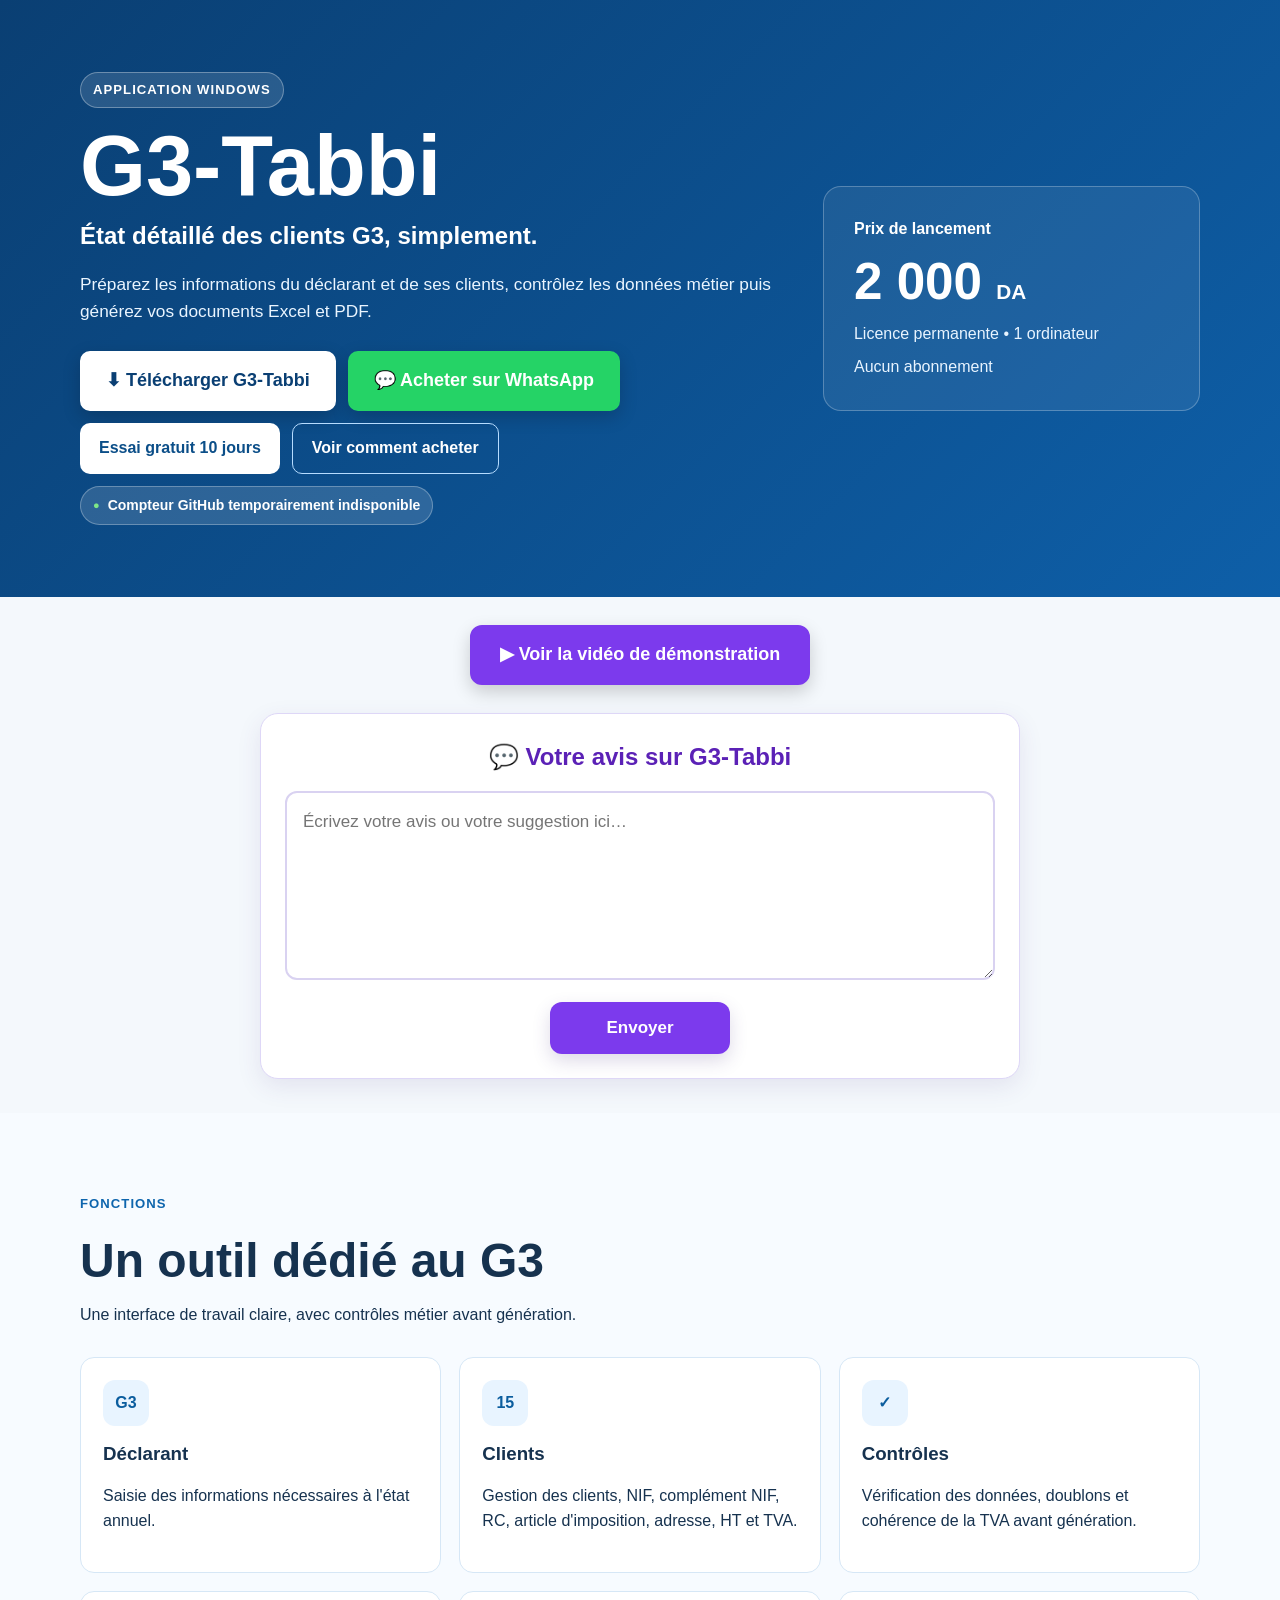
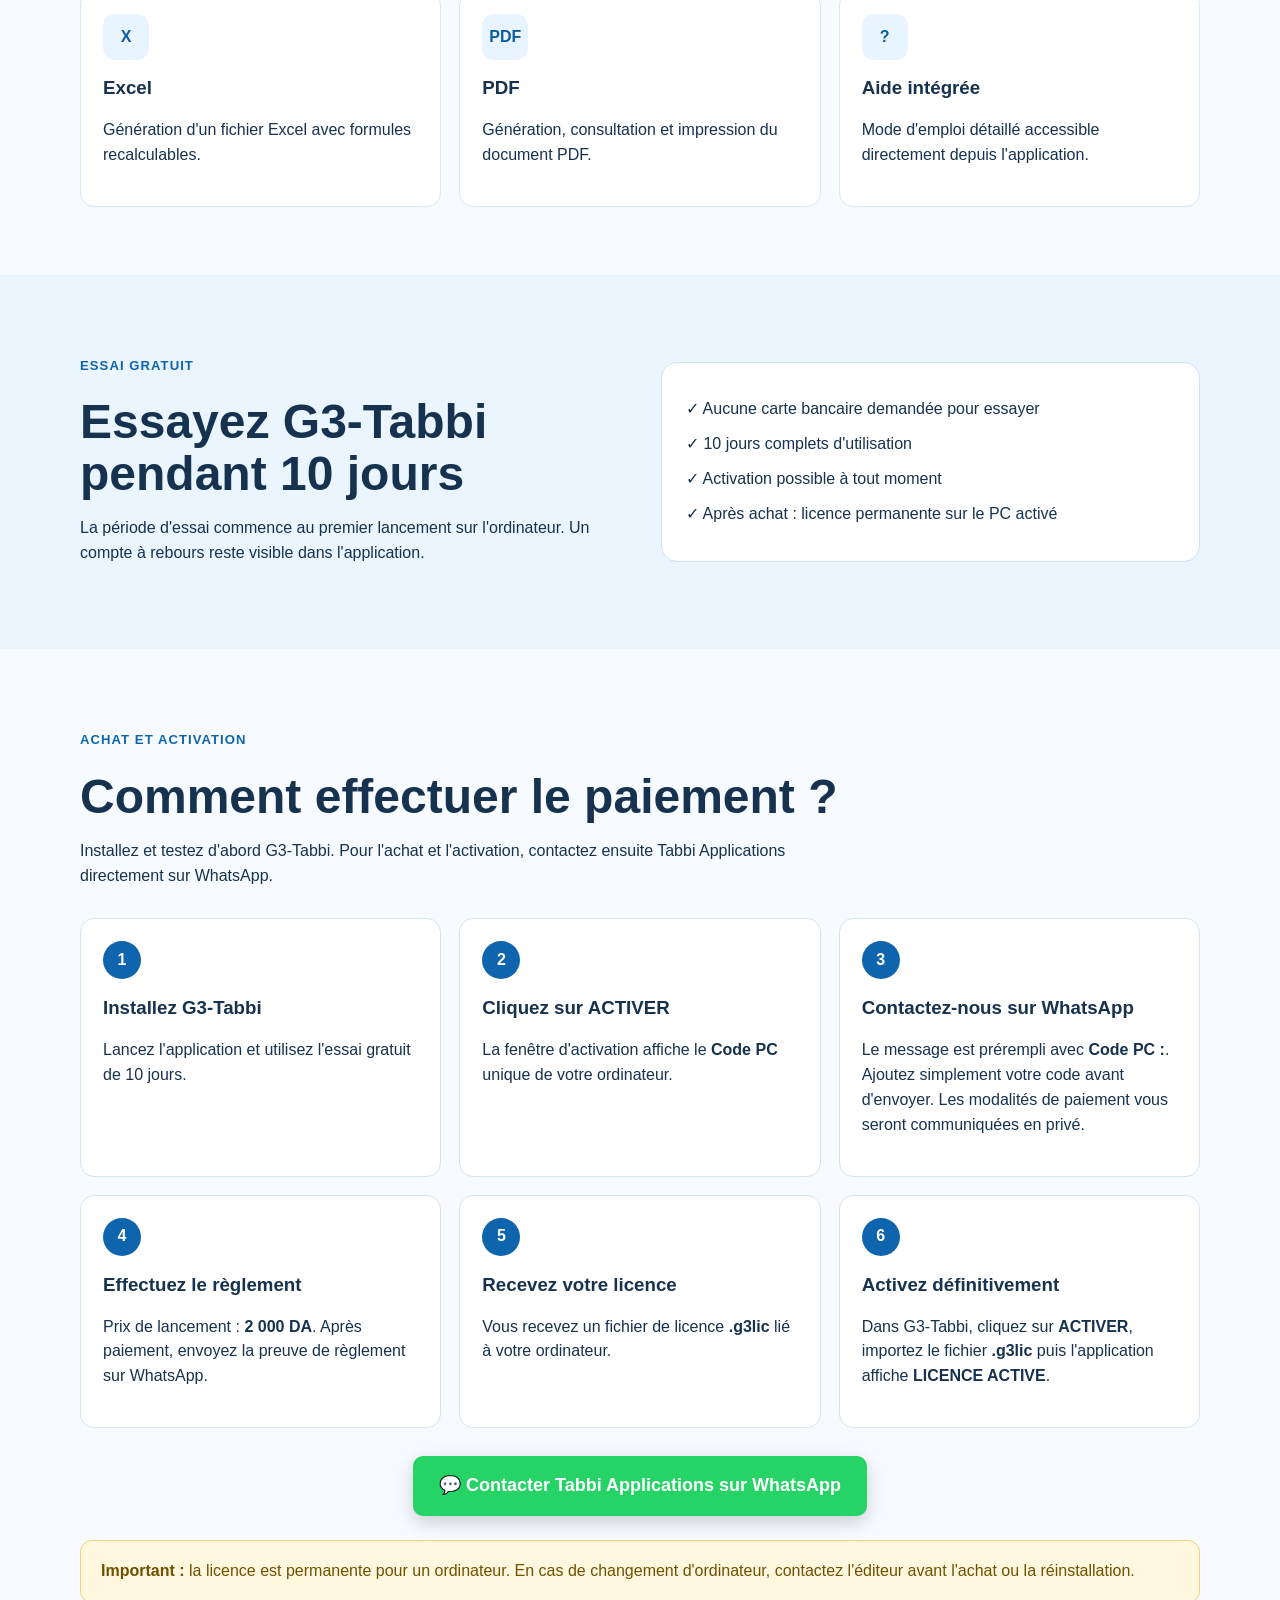
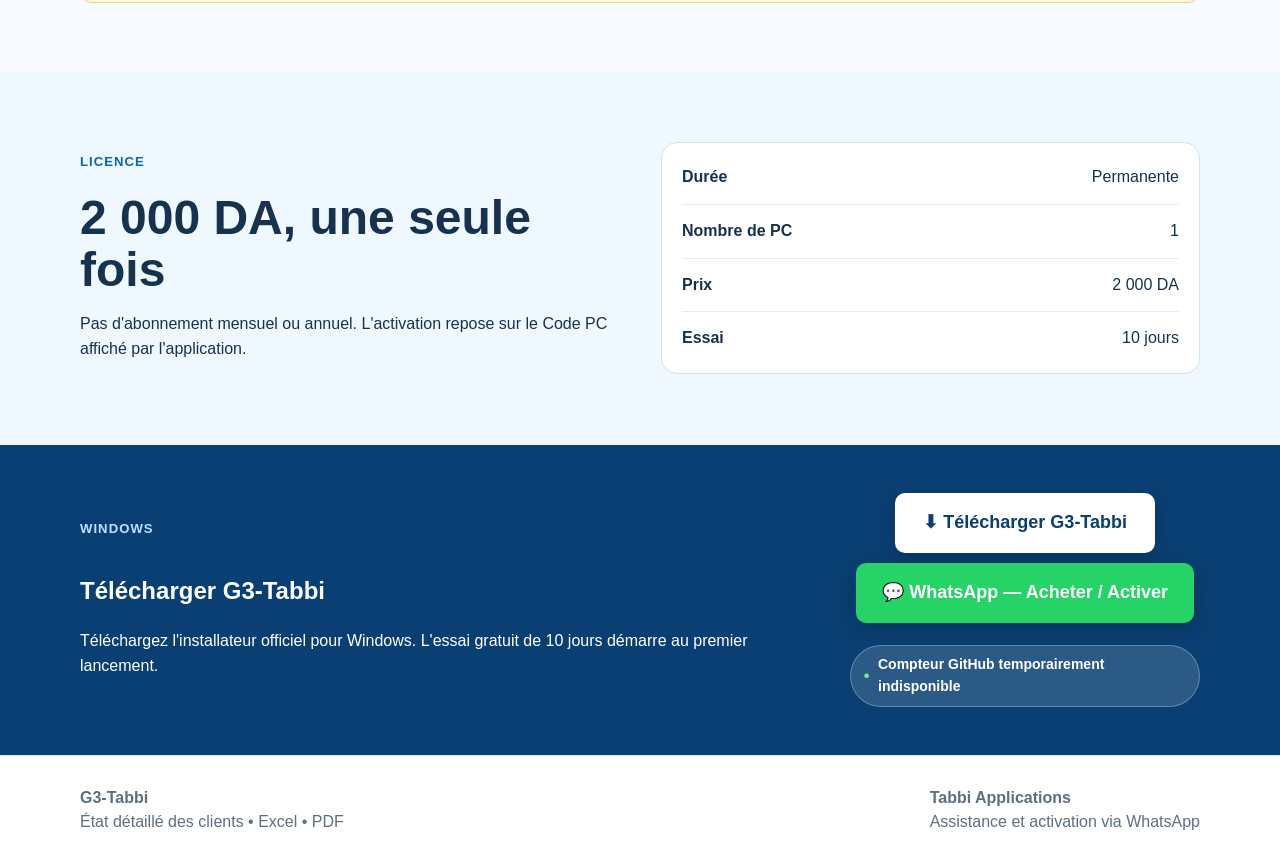
<file: g3-tabbi/index.html>
<!doctype html>
<html lang="fr">
<head>
  <!-- Google tag (gtag.js) -->
<script async src="https://www.googletagmanager.com/gtag/js?id=G-VVS1YFR749"></script>
<script>
  window.dataLayer = window.dataLayer || [];
  function gtag(){dataLayer.push(arguments);}
  gtag('js', new Date());

  gtag('config', 'G-VVS1YFR749');
</script>
  <meta charset="utf-8">
  <meta name="viewport" content="width=device-width, initial-scale=1">
  <meta name="description" content="G3-Tabbi — préparation de l'état détaillé annuel des clients G3, génération Excel et PDF, essai gratuit 10 jours, licence permanente 2 000 DA.">
  <title>G3-Tabbi — État détaillé des clients G3</title>

  <!-- Google Analytics 4 - G3-Tabbi -->
  <script async src="https://www.googletagmanager.com/gtag/js?id=G-ZKFZN0HLEP"></script>
  <script>
    window.dataLayer = window.dataLayer || [];
    function gtag(){dataLayer.push(arguments);}
    gtag('js', new Date());
    gtag('config', 'G-ZKFZN0HLEP');
  </script>

  <link rel="stylesheet" href="style.css?v=20260829-2">
  <style>
    .download-counter {
      display: inline-flex;
      align-items: center;
      gap: 8px;
      margin-top: 12px;
      padding: 8px 12px;
      border-radius: 999px;
      background: rgba(255,255,255,.14);
      border: 1px solid rgba(255,255,255,.28);
      color: #fff;
      font-weight: 800;
      font-size: 14px;
    }
    .counter-dot { font-size: 11px; color: #7ee787; }
    .download-cta { display:flex; flex-direction:column; align-items:center; gap:10px; }
    .btn-whatsapp {
      display:inline-flex;
      align-items:center;
      justify-content:center;
      min-height:52px;
      padding:14px 24px;
      border-radius:10px;
      background:#25D366;
      color:#fff !important;
      border:2px solid #25D366;
      text-decoration:none !important;
      font-weight:900;
      font-size:18px;
      box-shadow:0 6px 18px rgba(0,0,0,.18);
    }
    .btn-whatsapp:hover { filter:brightness(.94); }
  </style>
</head>
<body>
  <header class="hero">
    <div class="wrap hero-grid">
      <div>
        <span class="badge">Application Windows</span>
        <h1>G3-Tabbi</h1>
        <p class="subtitle">État détaillé des clients G3, simplement.</p>
        <p class="lead">Préparez les informations du déclarant et de ses clients, contrôlez les données métier puis générez vos documents Excel et PDF.</p>
        <div class="actions">
          <a href="https://github.com/ramat82/cheques-tabbi/releases/download/g3-tabbi-v19.10.20/G3-Tabbi_Setup_x64.exe" style="display:inline-flex;align-items:center;justify-content:center;min-height:52px;padding:14px 24px;border-radius:10px;background:#ffffff;color:#0a3f73 !important;border:2px solid #ffffff;text-decoration:none !important;font-weight:900;font-size:18px;box-shadow:0 6px 18px rgba(0,0,0,.18);">⬇ Télécharger G3-Tabbi</a>
          <a class="btn-whatsapp" data-whatsapp="g3" href="https://wa.me/213656687312?text=Bonjour%2C%20je%20souhaite%20acheter%20G3-Tabbi.%0ACode%20PC%20%3A%20" target="_blank" rel="noopener">💬 Acheter sur WhatsApp</a>
          <a class="btn primary" href="#telechargement">Essai gratuit 10 jours</a>
          <a class="btn secondary" href="#paiement">Voir comment acheter</a>
        </div>
        <div class="download-counter" aria-live="polite">
          <span class="counter-dot">●</span>
          <span class="download-count">Chargement du compteur...</span>
        </div>
      </div>
      <div class="price-card">
        <div class="price-label">Prix de lancement</div>
        <div class="price">2 000 <span>DA</span></div>
        <div class="price-detail">Licence permanente • 1 ordinateur</div>
        <div class="price-detail">Aucun abonnement</div>
      </div>
    </div>
  </header>

  <section aria-label="Vidéo de démonstration" style="background:#f4f8fc;padding:28px 20px 6px;text-align:center;">
    <a href="https://youtu.be/2QaNthTaOQY" target="_blank" rel="noopener" style="display:inline-flex;align-items:center;justify-content:center;gap:10px;min-height:54px;padding:14px 28px;border-radius:12px;background:#7c3aed;color:#ffffff !important;border:2px solid #7c3aed;text-decoration:none !important;font-weight:900;font-size:18px;box-shadow:0 7px 18px rgba(0,0,0,.18);">▶ Voir la vidéo de démonstration</a>
  </section>

  <section aria-label="Avis utilisateurs" style="background:#f4f8fc;padding:22px 20px 34px;">
    <div style="max-width:760px;margin:0 auto;background:#ffffff;border:1px solid #ded7f7;border-radius:18px;box-shadow:0 8px 24px rgba(74,48,130,.10);padding:24px;">
      <h2 style="margin:0 0 16px;text-align:center;color:#5b21b6;font-size:24px;">💬 Votre avis sur G3-Tabbi</h2>
      <form action="https://formsubmit.co/tabbiamar1963@gmail.com" method="POST">
        <input type="hidden" name="_subject" value="Nouvel avis - G3-Tabbi">
        <input type="hidden" name="Application" value="G3-Tabbi">
        <input type="hidden" name="_captcha" value="false">
        <input type="hidden" name="_next" value="https://ramat82.github.io/cheques-tabbi/g3-tabbi/?avis=merci">
        <textarea name="Avis" required rows="6" placeholder="Écrivez votre avis ou votre suggestion ici…" style="width:100%;box-sizing:border-box;resize:vertical;padding:16px;border:2px solid #d9d2f1;border-radius:12px;font:inherit;font-size:17px;line-height:1.5;outline:none;background:#fff;color:#172033;"></textarea>
        <div style="text-align:center;margin-top:14px;">
          <button type="submit" style="min-width:180px;min-height:52px;padding:13px 26px;border:0;border-radius:12px;background:#7c3aed;color:#fff;font-weight:900;font-size:17px;cursor:pointer;box-shadow:0 7px 18px rgba(74,48,130,.18);">Envoyer</button>
        </div>
      </form>
    </div>
  </section>

  <main>
    <section class="section wrap">
      <div class="section-head">
        <p class="eyebrow">Fonctions</p>
        <h2>Un outil dédié au G3</h2>
        <p>Une interface de travail claire, avec contrôles métier avant génération.</p>
      </div>
      <div class="feature-grid">
        <article class="feature-card"><div class="icon">G3</div><h3>Déclarant</h3><p>Saisie des informations nécessaires à l'état annuel.</p></article>
        <article class="feature-card"><div class="icon">15</div><h3>Clients</h3><p>Gestion des clients, NIF, complément NIF, RC, article d'imposition, adresse, HT et TVA.</p></article>
        <article class="feature-card"><div class="icon">✓</div><h3>Contrôles</h3><p>Vérification des données, doublons et cohérence de la TVA avant génération.</p></article>
        <article class="feature-card"><div class="icon">X</div><h3>Excel</h3><p>Génération d'un fichier Excel avec formules recalculables.</p></article>
        <article class="feature-card"><div class="icon">PDF</div><h3>PDF</h3><p>Génération, consultation et impression du document PDF.</p></article>
        <article class="feature-card"><div class="icon">?</div><h3>Aide intégrée</h3><p>Mode d'emploi détaillé accessible directement depuis l'application.</p></article>
      </div>
    </section>

    <section class="section soft" id="essai">
      <div class="wrap split">
        <div>
          <p class="eyebrow">Essai gratuit</p>
          <h2>Essayez G3-Tabbi pendant 10 jours</h2>
          <p>La période d'essai commence au premier lancement sur l'ordinateur. Un compte à rebours reste visible dans l'application.</p>
        </div>
        <div class="check-list">
          <p>✓ Aucune carte bancaire demandée pour essayer</p>
          <p>✓ 10 jours complets d'utilisation</p>
          <p>✓ Activation possible à tout moment</p>
          <p>✓ Après achat : licence permanente sur le PC activé</p>
        </div>
      </div>
    </section>

    <section class="section wrap" id="paiement">
      <div class="section-head">
        <p class="eyebrow">Achat et activation</p>
        <h2>Comment effectuer le paiement ?</h2>
        <p>Installez et testez d'abord G3-Tabbi. Pour l'achat et l'activation, contactez ensuite Tabbi Applications directement sur WhatsApp.</p>
      </div>

      <div class="steps">
        <article><span>1</span><h3>Installez G3-Tabbi</h3><p>Lancez l'application et utilisez l'essai gratuit de 10 jours.</p></article>
        <article><span>2</span><h3>Cliquez sur ACTIVER</h3><p>La fenêtre d'activation affiche le <strong>Code PC</strong> unique de votre ordinateur.</p></article>
        <article><span>3</span><h3>Contactez-nous sur WhatsApp</h3><p>Le message est prérempli avec <strong>Code PC :</strong>. Ajoutez simplement votre code avant d'envoyer. Les modalités de paiement vous seront communiquées en privé.</p></article>
        <article><span>4</span><h3>Effectuez le règlement</h3><p>Prix de lancement : <strong>2 000 DA</strong>. Après paiement, envoyez la preuve de règlement sur WhatsApp.</p></article>
        <article><span>5</span><h3>Recevez votre licence</h3><p>Vous recevez un fichier de licence <strong>.g3lic</strong> lié à votre ordinateur.</p></article>
        <article><span>6</span><h3>Activez définitivement</h3><p>Dans G3-Tabbi, cliquez sur <strong>ACTIVER</strong>, importez le fichier <strong>.g3lic</strong> puis l'application affiche <strong>LICENCE ACTIVE</strong>.</p></article>
      </div>

      <div style="text-align:center;margin:28px 0 8px">
        <a class="btn-whatsapp" data-whatsapp="g3" href="https://wa.me/213656687312?text=Bonjour%2C%20je%20souhaite%20acheter%20G3-Tabbi.%0ACode%20PC%20%3A%20" target="_blank" rel="noopener">💬 Contacter Tabbi Applications sur WhatsApp</a>
      </div>

      <div class="payment-note">
        <strong>Important :</strong> la licence est permanente pour un ordinateur. En cas de changement d'ordinateur, contactez l'éditeur avant l'achat ou la réinstallation.
      </div>
    </section>

    <section class="section license-section">
      <div class="wrap split">
        <div>
          <p class="eyebrow">Licence</p>
          <h2>2 000 DA, une seule fois</h2>
          <p>Pas d'abonnement mensuel ou annuel. L'activation repose sur le Code PC affiché par l'application.</p>
        </div>
        <div class="license-box">
          <div><strong>Durée</strong><span>Permanente</span></div>
          <div><strong>Nombre de PC</strong><span>1</span></div>
          <div><strong>Prix</strong><span>2 000 DA</span></div>
          <div><strong>Essai</strong><span>10 jours</span></div>
        </div>
      </div>
    </section>

    <section class="download" id="telechargement">
      <div class="wrap download-inner">
        <div>
          <p class="eyebrow light-eyebrow">Windows</p>
          <h2>Télécharger G3-Tabbi</h2>
          <p>Téléchargez l'installateur officiel pour Windows. L'essai gratuit de 10 jours démarre au premier lancement.</p>
        </div>
        <div class="download-cta">
          <a href="https://github.com/ramat82/cheques-tabbi/releases/download/g3-tabbi-v19.10.20/G3-Tabbi_Setup_x64.exe" style="display:inline-flex;align-items:center;justify-content:center;min-height:52px;padding:14px 24px;border-radius:10px;background:#ffffff;color:#0a3f73 !important;border:2px solid #ffffff;text-decoration:none !important;font-weight:900;font-size:18px;min-width:260px;box-shadow:0 6px 18px rgba(0,0,0,.18);">⬇ Télécharger G3-Tabbi</a>
          <a class="btn-whatsapp" data-whatsapp="g3" href="https://wa.me/213656687312?text=Bonjour%2C%20je%20souhaite%20acheter%20G3-Tabbi.%0ACode%20PC%20%3A%20" target="_blank" rel="noopener">💬 WhatsApp — Acheter / Activer</a>
          <div class="download-counter" aria-live="polite">
            <span class="counter-dot">●</span>
            <span class="download-count">Chargement du compteur...</span>
          </div>
        </div>
      </div>
    </section>
  </main>

  <footer>
    <div class="wrap footer-inner">
      <div><strong>G3-Tabbi</strong><br><span>État détaillé des clients • Excel • PDF</span></div>
      <div><strong>Tabbi Applications</strong><br><span>Assistance et activation via WhatsApp</span></div>
    </div>
  </footer>

  <script>
    (() => {
      const apiUrl = 'https://api.github.com/repos/ramat82/cheques-tabbi/releases/tags/g3-tabbi-v19.10.20';
      const assetName = 'G3-Tabbi_Setup_x64.exe';
      const counters = document.querySelectorAll('.download-count');

      fetch(apiUrl, { headers: { Accept: 'application/vnd.github+json' } })
        .then(response => {
          if (!response.ok) throw new Error('GitHub API error');
          return response.json();
        })
        .then(release => {
          const asset = Array.isArray(release.assets)
            ? release.assets.find(item => item.name === assetName)
            : null;
          if (!asset || typeof asset.download_count !== 'number') {
            throw new Error('Download counter unavailable');
          }
          const count = asset.download_count;
          const text = count === 1 ? '1 téléchargement' : `${count.toLocaleString('fr-FR')} téléchargements`;
          counters.forEach(el => { el.textContent = text; });
        })
        .catch(() => {
          counters.forEach(el => { el.textContent = 'Compteur GitHub temporairement indisponible'; });
        });

      document.querySelectorAll('a[href*="G3-Tabbi_Setup_x64.exe"]').forEach(link => {
        link.addEventListener('click', () => {
          if (typeof gtag === 'function') {
            gtag('event', 'g3_download_click', { file_name: 'G3-Tabbi_Setup_x64.exe', link_url: link.href });
          }
        });
      });

      document.querySelectorAll('[data-whatsapp="g3"]').forEach(link => {
        link.addEventListener('click', () => {
          if (typeof gtag === 'function') {
            gtag('event', 'g3_whatsapp_click', { contact_method: 'whatsapp' });
          }
        });
      });
    })();
  </script>
</body>
</html>
</file>
<file: g3-tabbi/style.css>
*{box-sizing:border-box}html{scroll-behavior:smooth}body{margin:0;font-family:Segoe UI,Arial,sans-serif;color:#16324f;background:#f7fbff;line-height:1.55}.wrap{width:min(1120px,calc(100% - 32px));margin:auto}.hero{background:linear-gradient(135deg,#0a3f73,#0e5fa8);color:#fff;padding:72px 0}.hero-grid{display:grid;grid-template-columns:1.5fr .8fr;gap:36px;align-items:center}.badge,.eyebrow{display:inline-block;font-weight:700;letter-spacing:.08em;text-transform:uppercase;font-size:.82rem}.badge{background:#ffffff20;border:1px solid #ffffff50;border-radius:999px;padding:7px 12px}.hero h1{font-size:clamp(2.8rem,7vw,5.3rem);line-height:.95;margin:18px 0 10px}.subtitle{font-size:1.5rem;font-weight:700;margin:.4rem 0}.lead{font-size:1.08rem;max-width:720px;color:#eaf5ff}.actions{display:flex;gap:12px;flex-wrap:wrap;margin-top:26px}.btn{display:inline-flex;align-items:center;justify-content:center;min-height:46px;padding:12px 19px;border-radius:10px;text-decoration:none;font-weight:800}.btn.primary{background:#fff;color:#0b4e88}.btn.secondary{border:1px solid #b6dcff;color:#fff}.price-card{background:#ffffff12;border:1px solid #ffffff40;border-radius:18px;padding:30px}.price-label{font-weight:700}.price{font-size:3.2rem;font-weight:900;line-height:1.1;margin:12px 0}.price span{font-size:1.3rem}.price-detail{margin-top:8px;color:#e8f4ff}.section{padding:68px 0}.section-head{max-width:780px;margin-bottom:30px}.section-head h2,.split h2{font-size:clamp(2rem,4vw,3rem);line-height:1.08;margin:7px 0 12px}.eyebrow{color:#0e65ad}.feature-grid{display:grid;grid-template-columns:repeat(3,1fr);gap:18px}.feature-card{background:#fff;border:1px solid #d6e7f6;border-radius:14px;padding:22px}.icon{display:flex;width:46px;height:46px;border-radius:12px;align-items:center;justify-content:center;background:#e8f4ff;color:#0b5d9e;font-weight:900;margin-bottom:13px}.feature-card h3{margin:0 0 8px}.soft{background:#eaf5ff}.split{display:grid;grid-template-columns:1fr 1fr;gap:42px;align-items:center}.check-list{background:#fff;border-radius:16px;padding:24px;border:1px solid #cfe2f2}.check-list p{margin:10px 0}.steps{display:grid;grid-template-columns:repeat(3,1fr);gap:18px}.steps article{background:#fff;border:1px solid #d4e4f1;border-radius:14px;padding:22px}.steps article span{display:inline-flex;width:38px;height:38px;align-items:center;justify-content:center;border-radius:50%;background:#0e65ad;color:#fff;font-weight:900}.steps h3{margin:14px 0 6px}.steps a,footer a{color:#0a5a99}.payment-note{margin-top:24px;padding:18px 20px;background:#fff8df;border:1px solid #efd17a;border-radius:12px;color:#704f00}.license-section{background:#f0f8ff}.license-box{background:#fff;border:1px solid #cfe2f2;border-radius:16px;padding:8px 20px}.license-box div{display:flex;justify-content:space-between;gap:20px;padding:14px 0;border-bottom:1px solid #e3edf5}.license-box div:last-child{border-bottom:0}.download{background:#0a3f73;color:#fff;padding:48px 0}.download-inner{display:flex;justify-content:space-between;gap:28px;align-items:center}.light-eyebrow{color:#bfe1ff}.btn.light{background:#fff;color:#0a3f73;border:2px solid #fff;box-shadow:0 6px 18px #00000020;font-size:1.05rem;min-width:250px}.btn.light:hover{background:#eaf5ff;color:#07365f;transform:translateY(-1px)}.btn.disabled{background:#ffffff25;border:1px solid #ffffff55;color:#dceeff;cursor:not-allowed}.footer-inner{display:flex;justify-content:space-between;gap:24px;padding:30px 0;color:#5d6f80}footer{background:#fff;border-top:1px solid #dce8f3}@media(max-width:820px){.hero-grid,.split{grid-template-columns:1fr}.feature-grid,.steps{grid-template-columns:1fr 1fr}.download-inner,.footer-inner{align-items:flex-start;flex-direction:column}}@media(max-width:560px){.feature-grid,.steps{grid-template-columns:1fr}.hero{padding:48px 0}.price{font-size:2.6rem}.section{padding:48px 0}.btn.light{width:100%;min-width:0}}
</file>
